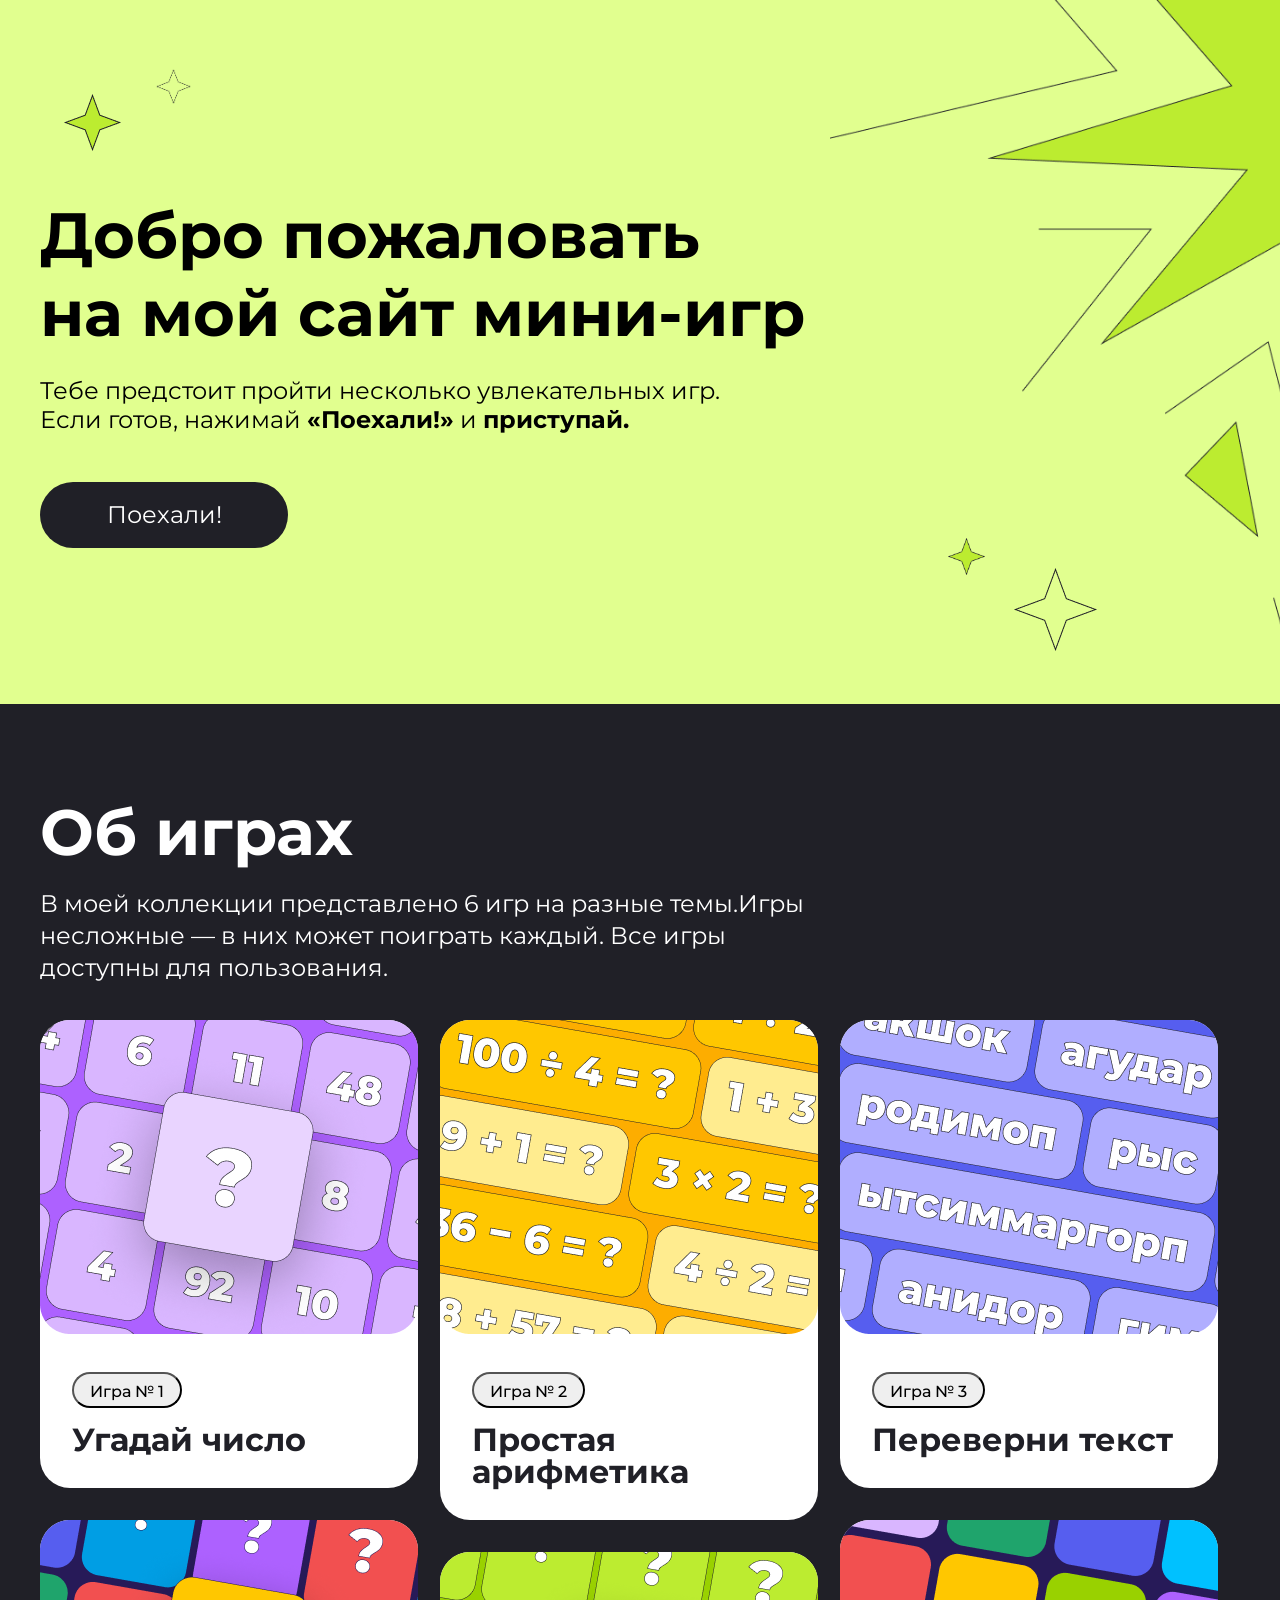
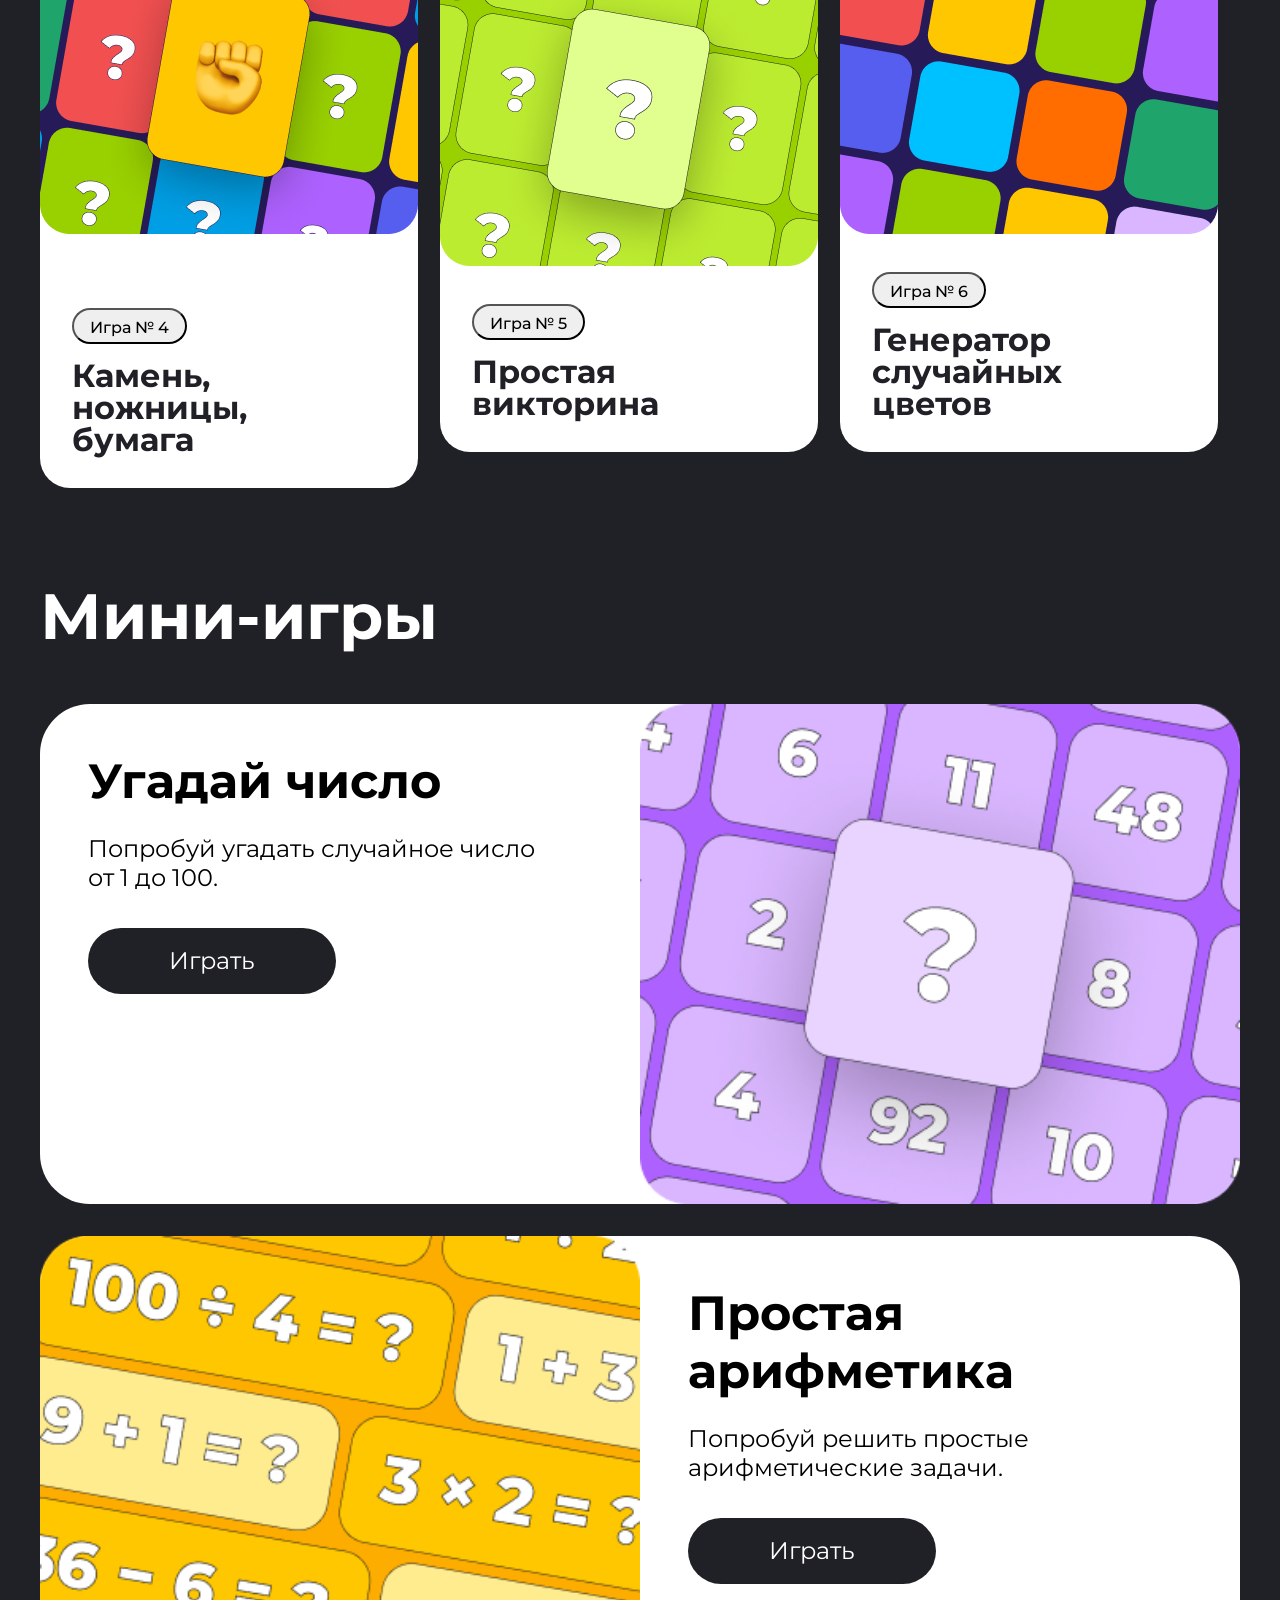
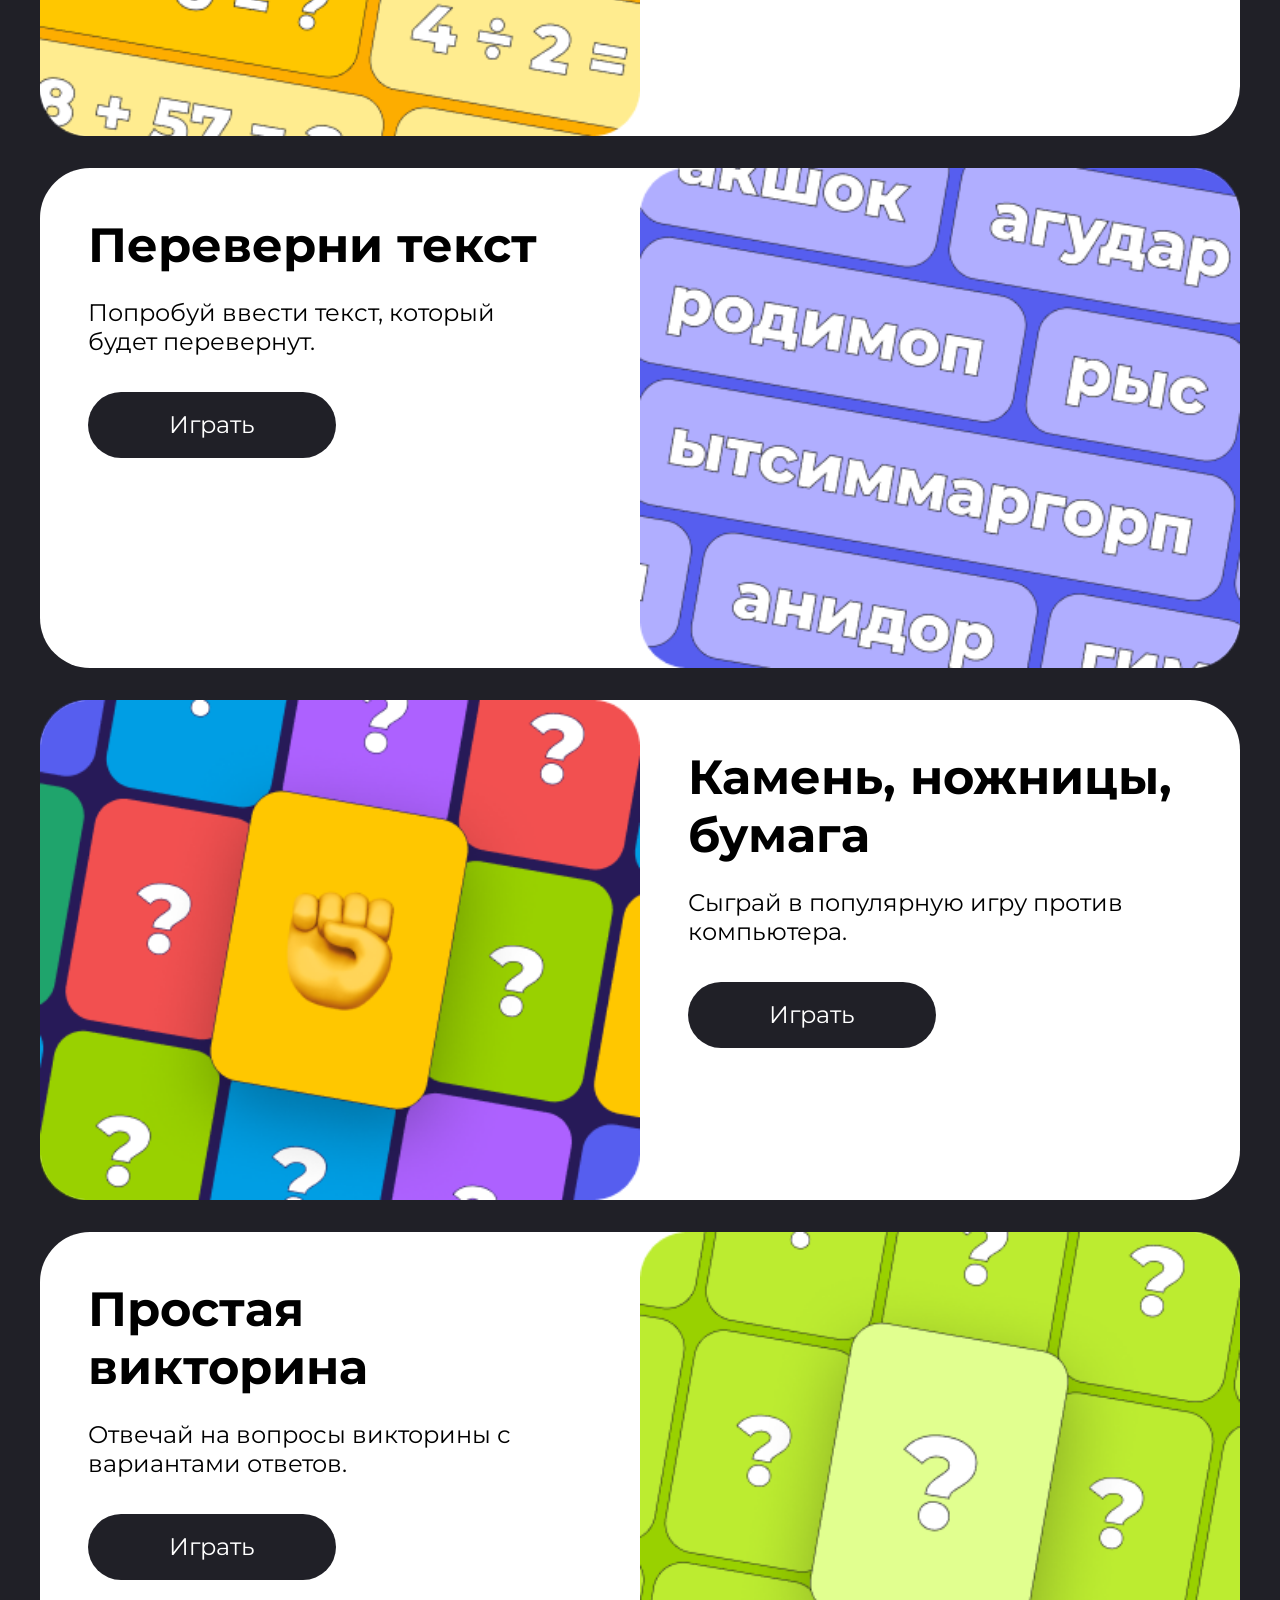
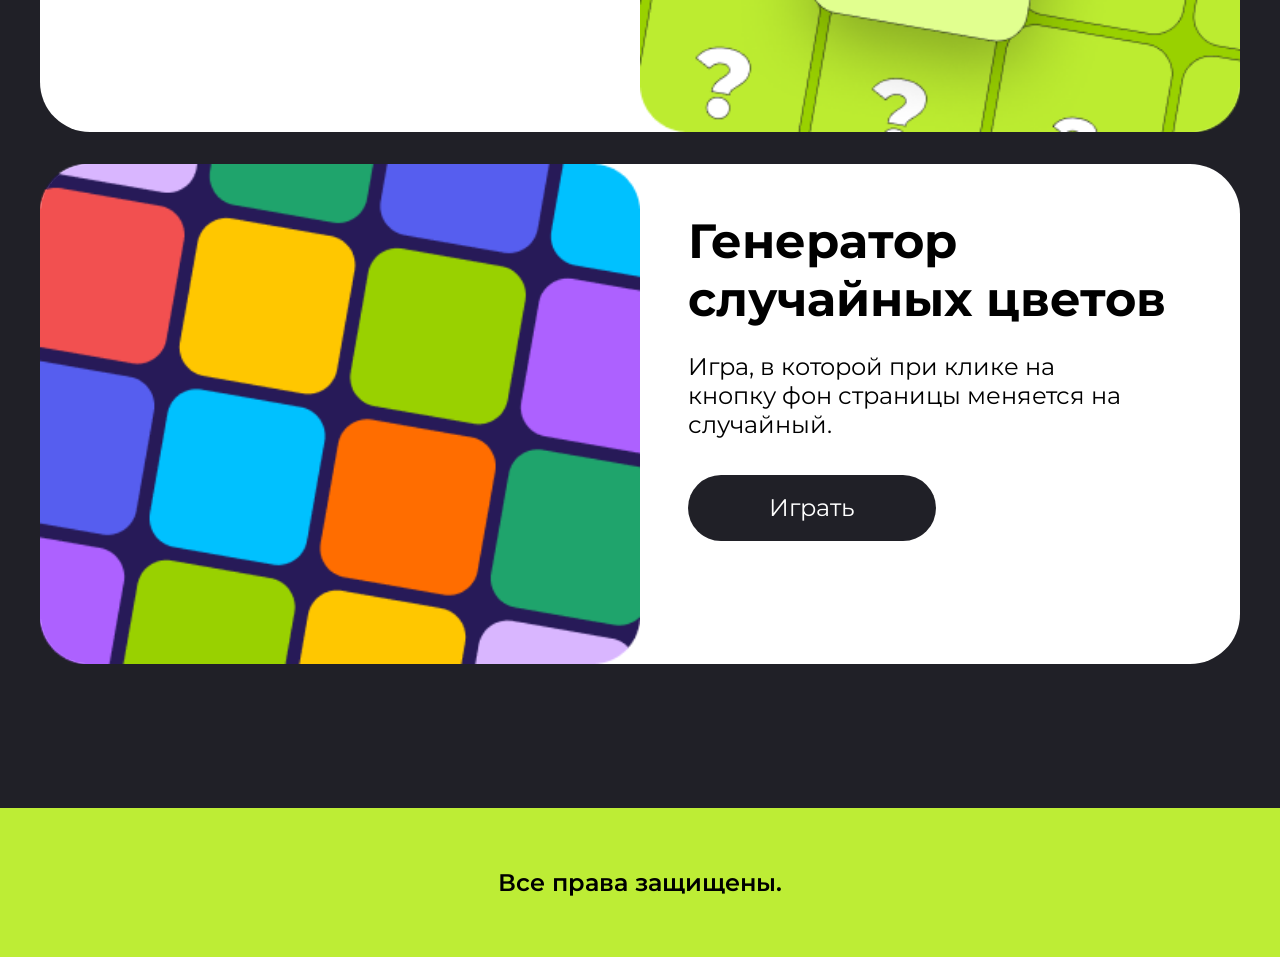
<file: index.html>
<!DOCTYPE html>
<html lang="en">
<head>
    <meta charset="UTF-8">
    <meta name="viewport" content="width=device-width, initial-scale=1.0">
    <title>Игры</title>
    <link rel="preconnect" href="https://fonts.googleapis.com">
    <link rel="preconnect" href="https://fonts.gstatic.com" crossorigin>
    <link href="https://fonts.googleapis.com/css2?family=Montserrat:ital,wght@0,100..900;1,100..900&display=swap" rel="stylesheet">
    <link rel="stylesheet" href="style.css">
</head>
<body>
<!-- Звёзды -->
    <section class="top top-index center">
        <div class="top__star top__star-left"></div>
        <div class="top__star top__star-right"></div>
        <div class="top__star1 top__star1-left"></div>
        <div class="top__star1 top__star1-right"></div>
        <div class="top__star2"></div>
        <div class="top__star3"></div>

        <header class="header">
            <h1 class="top__title">
                Добро пожаловать на&nbsp;мой сайт мини-игр
            </h1>
            <div class="top__entry">
                Тебе предстоит пройти несколько увлекательных игр. Если готов, нажимай <strong>«Поехали!»</strong> и <strong>приступай.</strong>
            </div>
            <a class="top__link" href="#AboutGames">
                <button class="top__button">Поехали!</button>
            </a>
            <a class="top__link_mob" href="#miniGames">
                <button class="top__button">Поехали!</button>
            </a>

        </header>
    </section>
<!-- Об играх -->
    <section class="about-games center">
        <h2 class="about-games__title" id="AboutGames">
            Об играх
        </h2>
        <h2 class="about-games__title_mob">
            Мини игры
        </h2>
        <p class="about-games__descriptions">В моей коллекции представлено 6 игр на разные темы.Игры несложные — в них может поиграть каждый.
            Все игры доступны для пользования.</p>
        <div class="about-games__cards">
            <div class="about-games__link about-games__link_order1" href="#"><article class="about-games__article">

                <img class="about-games__img" src="./img/Обложка карточки.png" alt="">
                <a class="about-games__play" href="./GuessNumber.html">
                    <button class="about-games__button">
                        Игра № 1
                    </button>
                </a>
                <p class="about-games__name">
                    Угадай число
                </p>
            </article></div>

            <div class="about-games__link about-games__link_order1" href="#"><article class="about-games__article">

                <img class="about-games__img" src="./img/Обложка карточки0.png" alt="">
                <a class="about-games__play" href="./simpleArithmetic.html">
                    <button class="about-games__button">
                        Игра № 2
                    </button>
                </a>
                <p class="about-games__name">
                    Простая арифметика
                </p>
            </article></div>

            <div class="about-games__link about-games__link_order3" href="#"><article class="about-games__article">

                <img class="about-games__img" src="./img/Обложка карточки (1).png" alt="">
                <a class="about-games__play" href="./textAround.html">
                    <button class="about-games__button">
                        Игра № 3
                    </button>
                </a>
                <p class="about-games__name">
                    Переверни текст
                </p>
            </article></div>

            <div class="about-games__link about-games__link_order4" href="#"><article class="about-games__article">

                <img class="about-games__img" src="./img/Обложка карточки (2).png" alt="">
                <a class="mini-games__link" href="./stone.html">
                <button class="about-games__button">
                    Игра № 4
                </button>
                </a>
                <p class="about-games__name">
                    Камень, ножницы, бумага
                </p>
            </article></div>

            <div class="about-games__link about-games__link_order5" href="#"><article class="about-games__article">

                <img class="about-games__img" src="./img/Обложка карточки (3).png" alt="">
                <a class="about-games__play" href="./quiz.html">
                    <button class="about-games__button">
                        Игра № 5
                    </button>
                </a>
                <p class="about-games__name">
                    Простая викторина
                </p>
            </article></div>

            <div class="about-games__link about-games__link_order6" href="#"><article class="about-games__article">

                <img class="about-games__img" src="./img/Обложка карточки (4).png" alt="">
                <button class="about-games__button">
                    Игра № 6
                </button>
                <p class="about-games__name">
                    Генератор случайных цветов
                </p>
            </article></div>
        </div>
    </section>

<!-- Мини игры -->
    <section class="mini-games center" id="miniGames">
        <h2 class="mini-games__title">
            Мини-игры
        </h2>
        <div class="mini-games__cards">
            <div class="mini-games__card" id="Guess">
                <div class="mini-games__discr">
                    <h3 class="mini-games__name">
                        Угадай число
                    </h3>
                    <p class="mini-games__discription">
                        Попробуй угадать случайное число от 1 до 100.
                    </p>
                    <a class="mini-games__link" href="./GuessNumber.html">
                        <button class="mini-games__play">
                            Играть
                        </button>
                    </a>
                </div>
                <img class="mini-games__img" src="./img/Обложка карточки.png" alt="">
            </div>
            <div class="mini-games__card mini-games__card_reverse" id="arithmetic">
                <div class="mini-games__discr">
                    <h3 class="mini-games__name">
                        Простая арифметика
                    </h3>
                    <p class="mini-games__discription">
                        Попробуй решить простые арифметические задачи.
                    </p>
                    <a class="mini-games__link" href="./simpleArithmetic.html">
                        <button class="mini-games__play">
                            Играть
                        </button>
                    </a>
                </div>
                <img class="mini-games__img" src="./img/Обложка карточки0.png" alt="">
            </div>
            <div class="mini-games__card" id="over">
                <div class="mini-games__discr">
                    <h3 class="mini-games__name">
                        Переверни текст
                    </h3>
                    <p class="mini-games__discription">
                        Попробуй ввести текст, который будет перевернут.
                    </p>
                    <a class="mini-games__link" href="./textAround.html">
                        <button class="mini-games__play">
                            Играть
                        </button>
                    </a>
                </div>
                <img class="mini-games__img" src="./img/Обложка карточки (1).png" alt="">
            </div>
            <div class="mini-games__card mini-games__card_reverse" id="scissors">
                <div class="mini-games__discr">
                    <h3 class="mini-games__name">
                        Камень, ножницы, бумага
                    </h3>
                    <p class="mini-games__discription">
                        Сыграй в популярную игру против компьютера.
                    </p>
                    <a class="mini-games__link" href="./stone.html">
                        <button class="mini-games__play">
                            Играть
                        </button>
                    </a>
                </div>
                <img class="mini-games__img" src="./img/Обложка карточки (2).png" alt="">
            </div>
            <div class="mini-games__card" id="quiz">
                <div class="mini-games__discr">
                    <h3 class="mini-games__name">
                        Простая викторина
                    </h3>
                    <p class="mini-games__discription">
                        Отвечай на вопросы викторины с вариантами ответов.
                    </p>
                    <a class="mini-games__link" href="#">
                        <button class="mini-games__play">
                            Играть
                        </button>
                    </a>
                </div>
                <img class="mini-games__img" src="./img/Обложка карточки (3).png" alt="">
            </div>
            <div class="mini-games__card mini-games__card_reverse" id="RandomColor">
                <div class="mini-games__discr">
                    <h3 class="mini-games__name">
                        Генератор случайных цветов
                    </h3>
                    <p class="mini-games__discription">
                        Игра, в которой при клике на кнопку фон страницы меняется на случайный.
                    </p>
                    <a class="mini-games__link" href="#">
                        <button class="mini-games__play">
                            Играть
                        </button>
                    </a>
                </div>
                <img class="mini-games__img" src="./img/Обложка карточки (4).png" alt="">
            </div>

        </div>
    </section>
<!-- футер -->
    <footer class="footer">
        <p class="footer__pravo">
            Все права защищены.
        </p>
    </footer>
    <!-- <script src="./hw-1.js"></script> -->
    <!-- <script src="./hw-2.js"></script> -->
    <!-- <script src="./hw-3.js"></script> -->
    <!-- <script src="./hw-4.js"></script> -->
    <!-- <script src="./hw-5.js"></script> -->
    <!-- <script src="./hw-6.js"></script> -->
    <script src="./hw-7.js"></script>
</body>
</html>
</file>
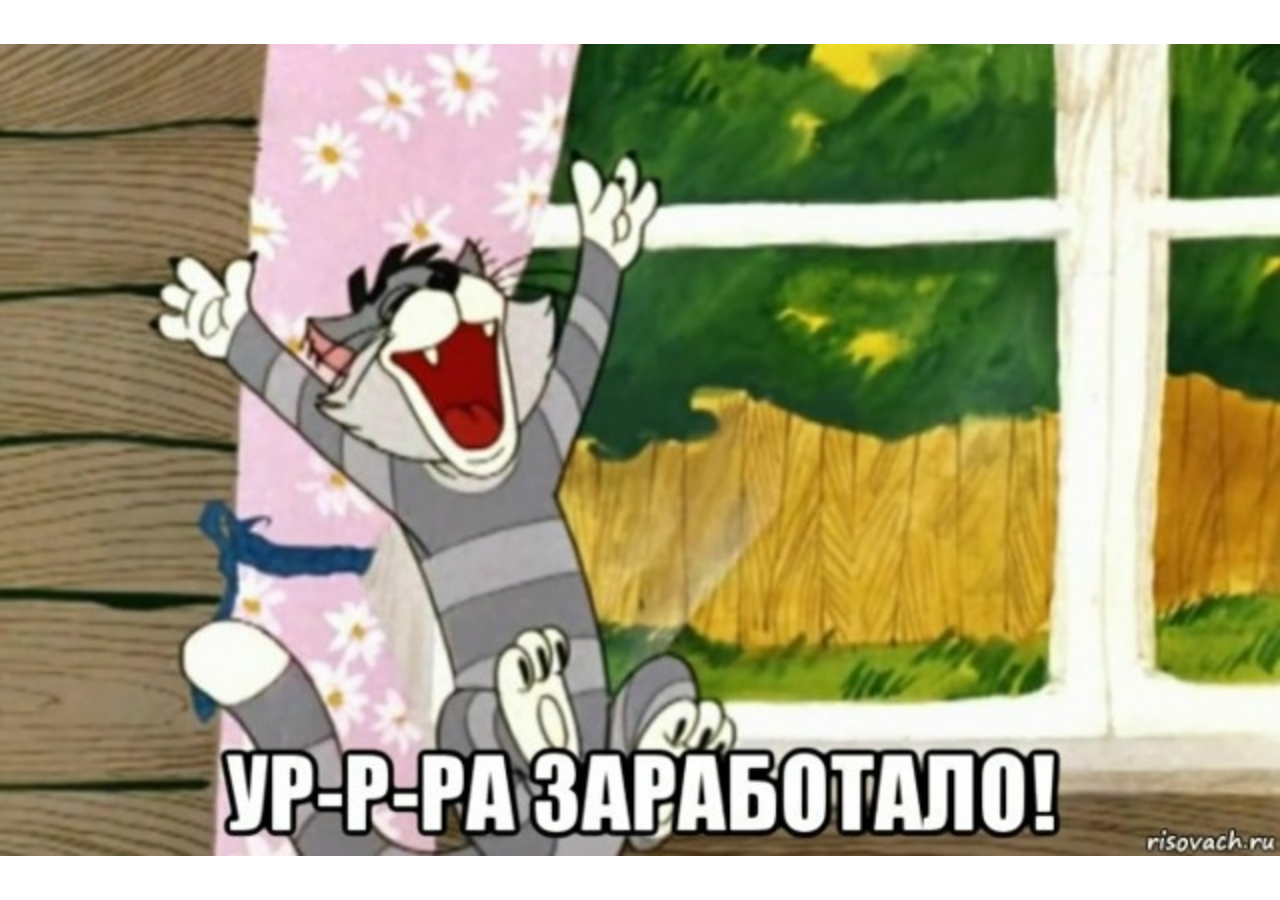
<file: simpleArithmetic.html>
<!DOCTYPE html>
<html lang="en">
<head>
    <meta charset="UTF-8">
    <meta name="viewport" content="width=device-width, initial-scale=1.0">
    <title>Угадай число</title>
    <link rel="preconnect" href="https://fonts.googleapis.com">
    <link rel="preconnect" href="https://fonts.gstatic.com" crossorigin>
    <link href="https://fonts.googleapis.com/css2?family=Montserrat:ital,wght@0,100..900;1,100..900&display=swap" rel="stylesheet">
    <link rel="stylesheet" href="style.css">
</head>
<body>
    <div class="game">
        <!-- <img src="./img/FYhb9bpjBOB1APLsQh96a1MbOf3uPWFqnzOGhm6cNUhLxwmoaegSkPtREHzq_rBUji9fLdlayVhj0VCTc8-L-iwy.jpg" alt=""> -->
    </div>
        <script src="./simpleArithmetic.js"></script>
</body>
</html>
</file>
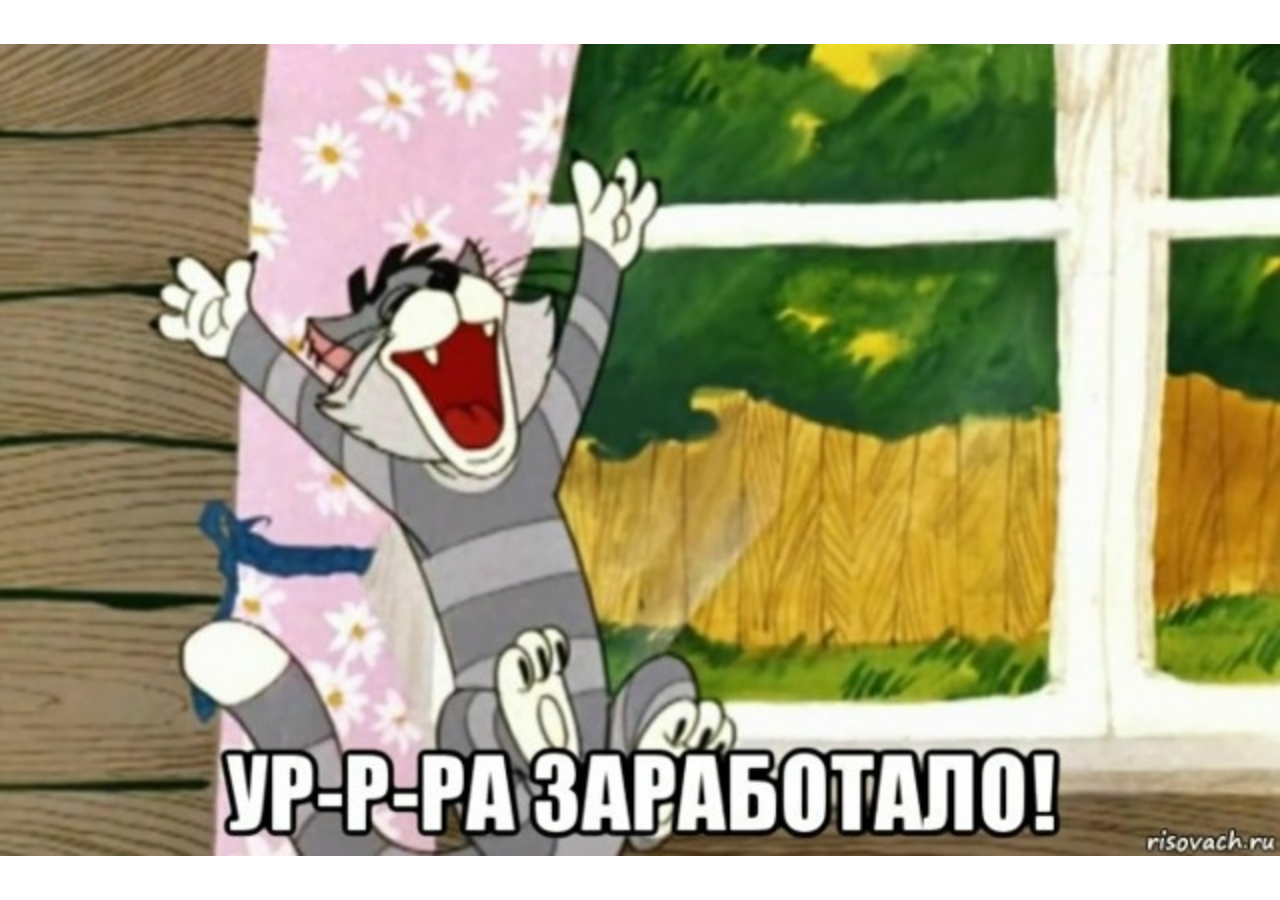
<file: stone.html>
<!DOCTYPE html>
<html lang="en">
<head>
    <meta charset="UTF-8">
    <meta name="viewport" content="width=device-width, initial-scale=1.0">
    <title>КНБ</title>
    <link rel="preconnect" href="https://fonts.googleapis.com">
    <link rel="preconnect" href="https://fonts.gstatic.com" crossorigin>
    <link href="https://fonts.googleapis.com/css2?family=Montserrat:ital,wght@0,100..900;1,100..900&display=swap" rel="stylesheet">
    <link rel="stylesheet" href="style.css">
</head>
<body>
    <div class="game">
        <!-- <img src="./img/FYhb9bpjBOB1APLsQh96a1MbOf3uPWFqnzOGhm6cNUhLxwmoaegSkPtREHzq_rBUji9fLdlayVhj0VCTc8-L-iwy.jpg" alt=""> -->
    </div>
        <script src="./stone.js"></script>
</body>
</html>
</file>
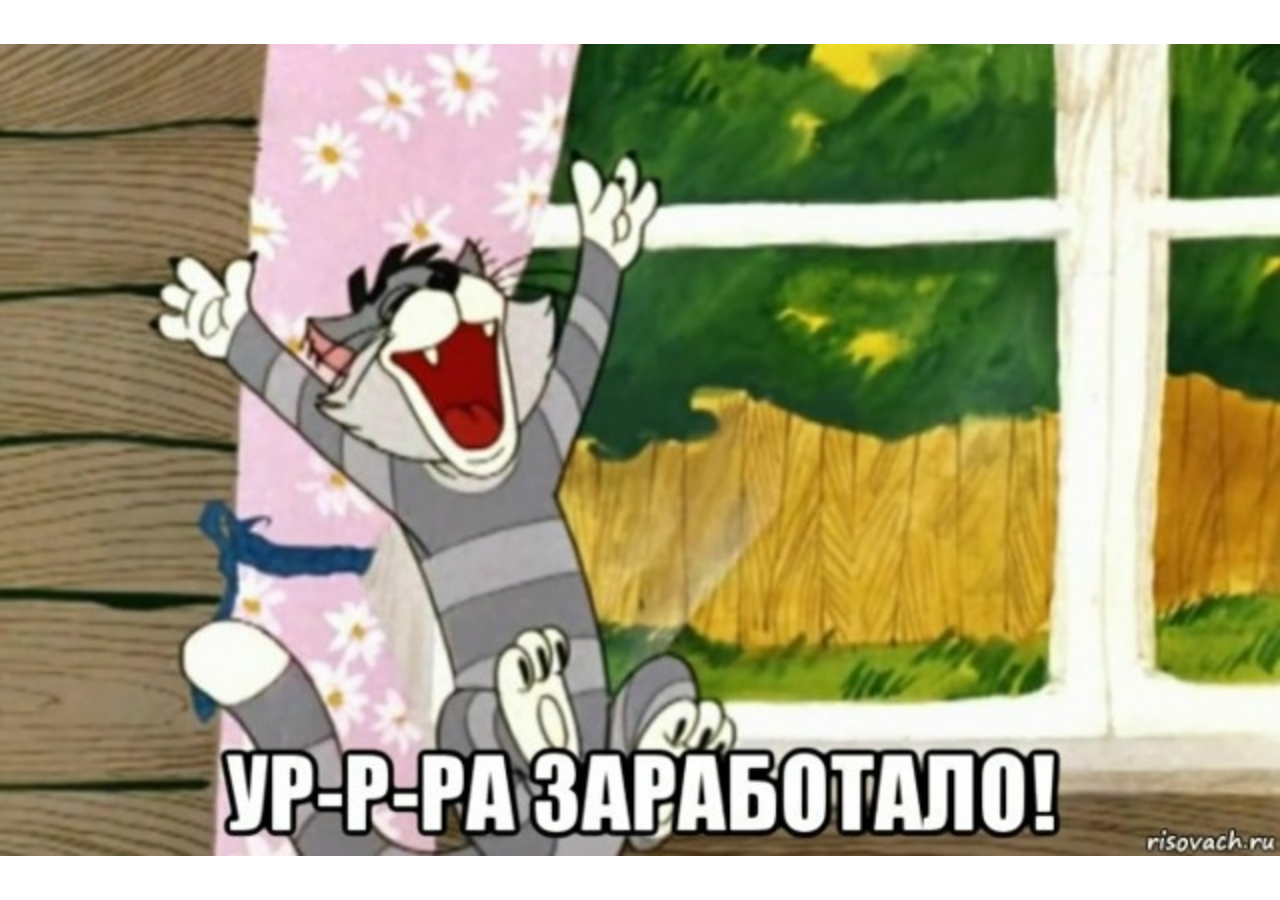
<file: textAround.html>
<!DOCTYPE html>
<html lang="en">
<head>
    <meta charset="UTF-8">
    <meta name="viewport" content="width=device-width, initial-scale=1.0">
    <title>Переверни текст</title>
    <link rel="preconnect" href="https://fonts.googleapis.com">
    <link rel="preconnect" href="https://fonts.gstatic.com" crossorigin>
    <link href="https://fonts.googleapis.com/css2?family=Montserrat:ital,wght@0,100..900;1,100..900&display=swap" rel="stylesheet">
    <link rel="stylesheet" href="style.css">
</head>
<body>
    <div class="game">
        <!-- <img src="./img/FYhb9bpjBOB1APLsQh96a1MbOf3uPWFqnzOGhm6cNUhLxwmoaegSkPtREHzq_rBUji9fLdlayVhj0VCTc8-L-iwy.jpg" alt=""> -->
    </div>
        <script src="./textAround.js"></script>
</body>
</html>
</file>
<file: style.css>
html {
  font-size: 16px;
  scroll-behavior: smooth;
}

* {
  box-sizing: border-box;
  margin: 0;
  padding: 0;
}

body {
  font-family: Montserrat, arial;
  font-size: 24px;
}

.center {
  padding-right: calc(50% - 600px);
  padding-left: calc(50% - 600px);
}

a,
input,
button,
select {
  font-family: Montserrat, arial;
}

.top {
  background-position: center;
  background-repeat: no-repeat;
  background-size: cover;
  position: relative;
}
.top__star {
  position: absolute;
  background-image: url("./img/Star2.png");
  background-size: contain;
  background-repeat: no-repeat;
  background-position: center;
  z-index: 2;
}
.top__star-left {
  top: 94px;
  left: 64px;
  width: 57px;
  height: 57px;
}
.top__star-right {
  top: 538px;
  left: 948px;
  width: 37px;
  height: 37px;
}
.top__star1 {
  position: absolute;
  background-image: url("./img/Star3.png");
  background-size: contain;
  background-repeat: no-repeat;
  background-position: center;
  z-index: 3;
}
.top__star1-left {
  top: 69px;
  left: 156px;
  width: 35px;
  height: 35px;
}
.top__star1-right {
  top: 568px;
  left: 1014px;
  width: 83px;
  height: 83px;
}
.top__star2 {
  position: absolute;
  background-image: url("./img/star1.png");
  background-size: contain;
  background-repeat: no-repeat;
  z-index: 3;
  background-position: right;
  width: 1320px;
  height: 720px;
  pointer-events: none;
}
.top__star3 {
  display: none;
}
.top__title {
  padding-top: 196px;
  max-width: 769px;
  font-family: Montserrat;
  font-weight: 700;
  font-style: Bold;
  font-size: 64px;
  line-height: 1, 5;
  letter-spacing: 0px;
  vertical-align: middle;
}
.top__entry {
  padding-top: 24px;
  max-width: 720px;
}
.top__link {
  margin-top: 48px;
  display: block;
  max-width: 248px;
}
.top__link_mob {
  display: none;
}
.top__button, .mini-games__play {
  padding-bottom: 16px;
  padding-top: 16px;
  background: #202027;
  box-sizing: border-box;
  border-radius: 33px;
  width: 100%;
  height: 66px;
  font-size: 24px;
  line-height: 18px;
  color: #ffffff;
  border: none;
  transition: all 0.3s ease;
}
.top__button:hover, .mini-games__play:hover {
  color: #202027;
  background: rgba(222, 215, 215, 0.41);
  border: 1px solid #202027;
}

.top-index {
  background-image: url(./img/heder.png);
}

.header {
  padding-bottom: 156px;
}

.about-games {
  background: #202027;
  padding-bottom: 96px;
}
.about-games__link {
  display: block;
  text-decoration: none;
}
.about-games__link_order5 {
  padding-top: 32px;
}
.about-games__link:hover {
  transform: scale(107%);
}
.about-games__title, .mini-games__title {
  color: #FFFFFF;
  font-family: Montserrat;
  font-weight: 700;
  font-style: Bold;
  font-size: 64px;
  line-height: 100%;
  letter-spacing: 0px;
  vertical-align: middle;
  padding-top: 96px;
  padding-bottom: 24px;
}
.about-games__title_mob {
  display: none;
}
.about-games__descriptions {
  max-width: 788px;
  padding-bottom: 72px;
  color: #FFFFFF;
  font-family: Montserrat;
  font-weight: 400;
  font-style: Regular;
  font-size: 24px;
  line-height: 32px;
  letter-spacing: 0px;
  vertical-align: middle;
  padding-bottom: 36px;
}
.about-games__cards {
  display: grid;
  grid-template-columns: repeat(3, 1fr);
  grid-template-rows: repeat(3, auto);
  background: none;
}
.about-games__article {
  width: 378px;
  padding-bottom: 32px;
  opacity: 1;
  border-radius: 30px;
  background-color: #FFFFFF;
}
.about-games__button {
  margin-top: 32px;
  margin-bottom: 16px;
  margin-left: 32px;
  height: 36px;
  border-radius: 18px;
  opacity: 1;
  padding-top: 8px;
  padding-right: 16px;
  padding-bottom: 10px;
  padding-left: 16px;
  font-family: Montserrat;
  font-weight: 500;
  font-style: Medium;
  font-size: 16px;
}
.about-games__name {
  margin-right: 32px;
  margin-left: 32px;
  font-family: Montserrat;
  font-weight: 700;
  font-style: Bold;
  font-size: 32px;
  line-height: 100%;
  letter-spacing: 0px;
  vertical-align: middle;
  color: #202027;
  padding-right: 10px;
}
.about-games__description {
  display: none;
}
.about-games__button-play {
  display: none;
}
.about-games__play {
  display: block;
}

.mini-games {
  background: #202027;
  padding-bottom: 144px;
}
.mini-games__title {
  padding-top: 0;
}
.mini-games__card {
  display: flex;
  justify-content: space-between;
  background: white;
  border-radius: 50px;
  margin-top: 32px;
}
.mini-games__card_reverse {
  flex-direction: row-reverse;
}
.mini-games__discr {
  padding-left: 48px;
}
.mini-games__name {
  font-family: Montserrat;
  font-weight: 700;
  font-style: Bold;
  font-size: 48px;
  padding-top: 48px;
  padding-bottom: 24px;
  padding-right: 48px;
}
.mini-games__discription {
  padding-right: 95px;
}
.mini-games__link {
  max-width: 248px;
  display: block;
  margin-top: 36px;
}
.mini-games__img {
  width: 600px;
  height: 500px;
}

.footer__pravo {
  padding-top: 60px;
  padding-bottom: 60px;
  background: #BDED35;
  width: 100vw;
  text-align: center;
  font-family: Montserrat;
  font-weight: 600;
  font-style: SemiBold;
  font-size: 24px;
}

.game {
  width: 100vw;
  height: 100vh;
  background-image: url(./img/FYhb9bpjBOB1APLsQh96a1MbOf3uPWFqnzOGhm6cNUhLxwmoaegSkPtREHzq_rBUji9fLdlayVhj0VCTc8-L-iwy.jpg);
  background-repeat: no-repeat;
  background-position: center;
  background-size: contain;
}

@media (max-width: 767px) {
  .top__star2 {
    display: none;
  }
  .top__title {
    text-align: center;
    font-size: 40px;
    padding-top: 147px;
  }
  .top__entry {
    font-size: 16px;
  }
  .top__entry {
    text-align: center;
  }
  .top__link {
    display: none;
  }
  .top__link_mob {
    margin-top: 48px;
    display: block;
    max-width: 248px;
    margin-left: auto;
    margin-right: auto;
  }
  .top__button, .mini-games__play {
    height: 55px;
    font-size: 16px;
    width: 100%;
  }
  .top__star {
    position: absolute;
    background-image: url("./img/Star2.png");
    background-size: contain;
    background-repeat: no-repeat;
    background-position: center;
    z-index: 2;
  }
  .top__star-left {
    top: 97px;
    left: 37px;
    width: 35px;
    height: 35px;
  }
  .top__star-right {
    top: 557px;
    left: 256px;
    width: 18px;
    height: 18px;
  }
  .top__star1 {
    position: absolute;
    background-image: url("./img/Star3.png");
    background-size: contain;
    background-repeat: no-repeat;
    background-position: center;
    z-index: 3;
  }
  .top__star1-left {
    top: 64px;
    left: 92px;
    width: 21px;
    height: 21px;
  }
  .top__star1-right {
    top: 580px;
    left: 286px;
    width: 40px;
    height: 40px;
  }
  .top__star3 {
    display: block;
    position: absolute;
    background-image: url("./img/Star.png");
    background-size: contain;
    background-repeat: no-repeat;
    background-position: right;
    z-index: 3;
    width: 100vw;
    height: 150px;
    left: 0;
    top: 0;
  }
  .center {
    padding-right: calc(50% - 172px);
    padding-left: calc(50% - 172px);
  }
  .about-games {
    display: none;
  }
  .mini-games {
    padding-bottom: 10px;
  }
  .mini-games__card {
    flex-direction: column-reverse;
  }
  .mini-games__card_reverse {
    flex-direction: column-reverse;
  }
  .mini-games__title {
    padding-top: 48px;
    padding-bottom: 48px;
    font-size: 40px;
  }
  .mini-games__name {
    font-family: Montserrat;
    font-weight: 700;
    font-style: Bold;
    font-size: 32px;
    padding-top: 24px;
  }
  .mini-games__discr {
    padding-left: 24px;
  }
  .mini-games__discription {
    font-family: Montserrat;
    font-weight: 400;
    font-style: Regular;
    font-size: 16px;
    padding-right: 40px;
  }
  .mini-games__link {
    margin-top: 8px;
    max-width: 285px;
  }
  .mini-games__play {
    margin-top: 24px;
  }
  .mini-games__play {
    margin-bottom: 32px;
  }
  .mini-games__img {
    width: 344px;
    height: auto;
  }
  .footer__pravo {
    padding-top: 40px;
    padding-bottom: 40px;
    font-size: 16px;
  }
}/*# sourceMappingURL=style.css.map */
</file>
